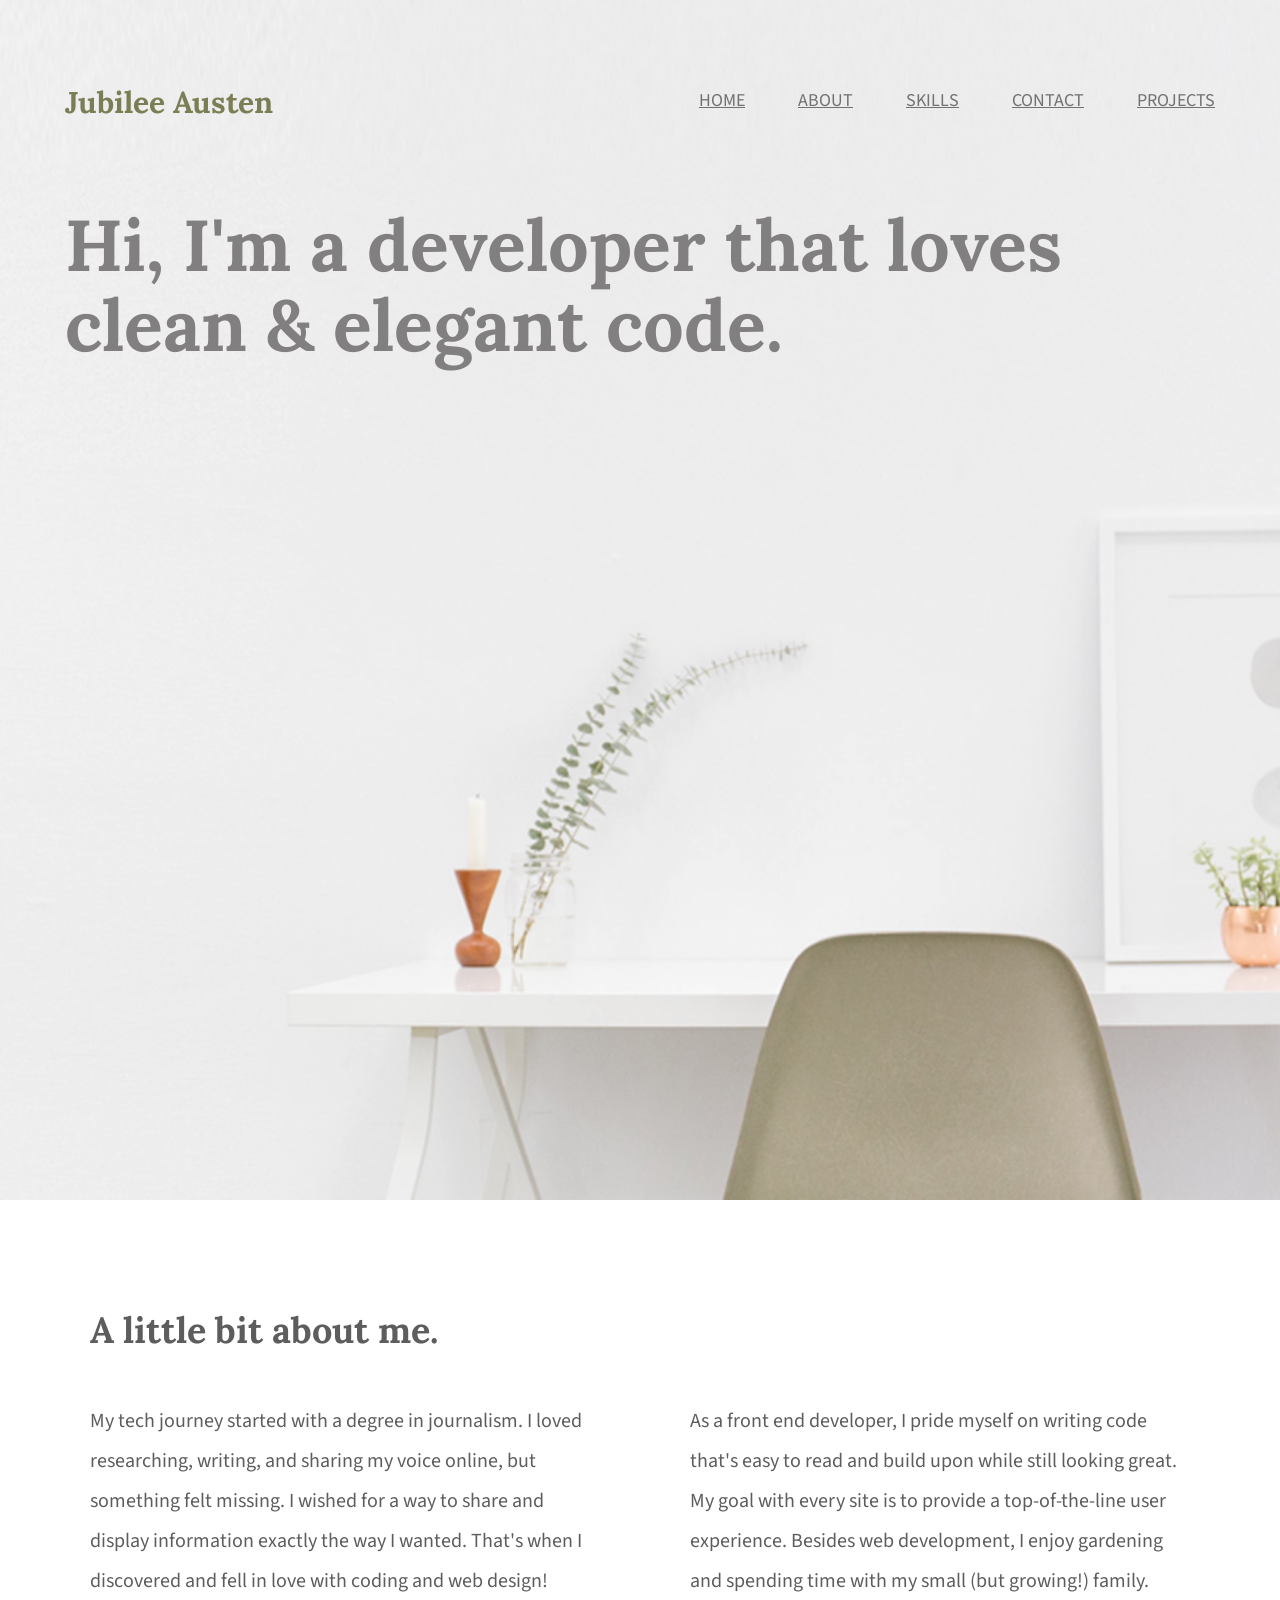
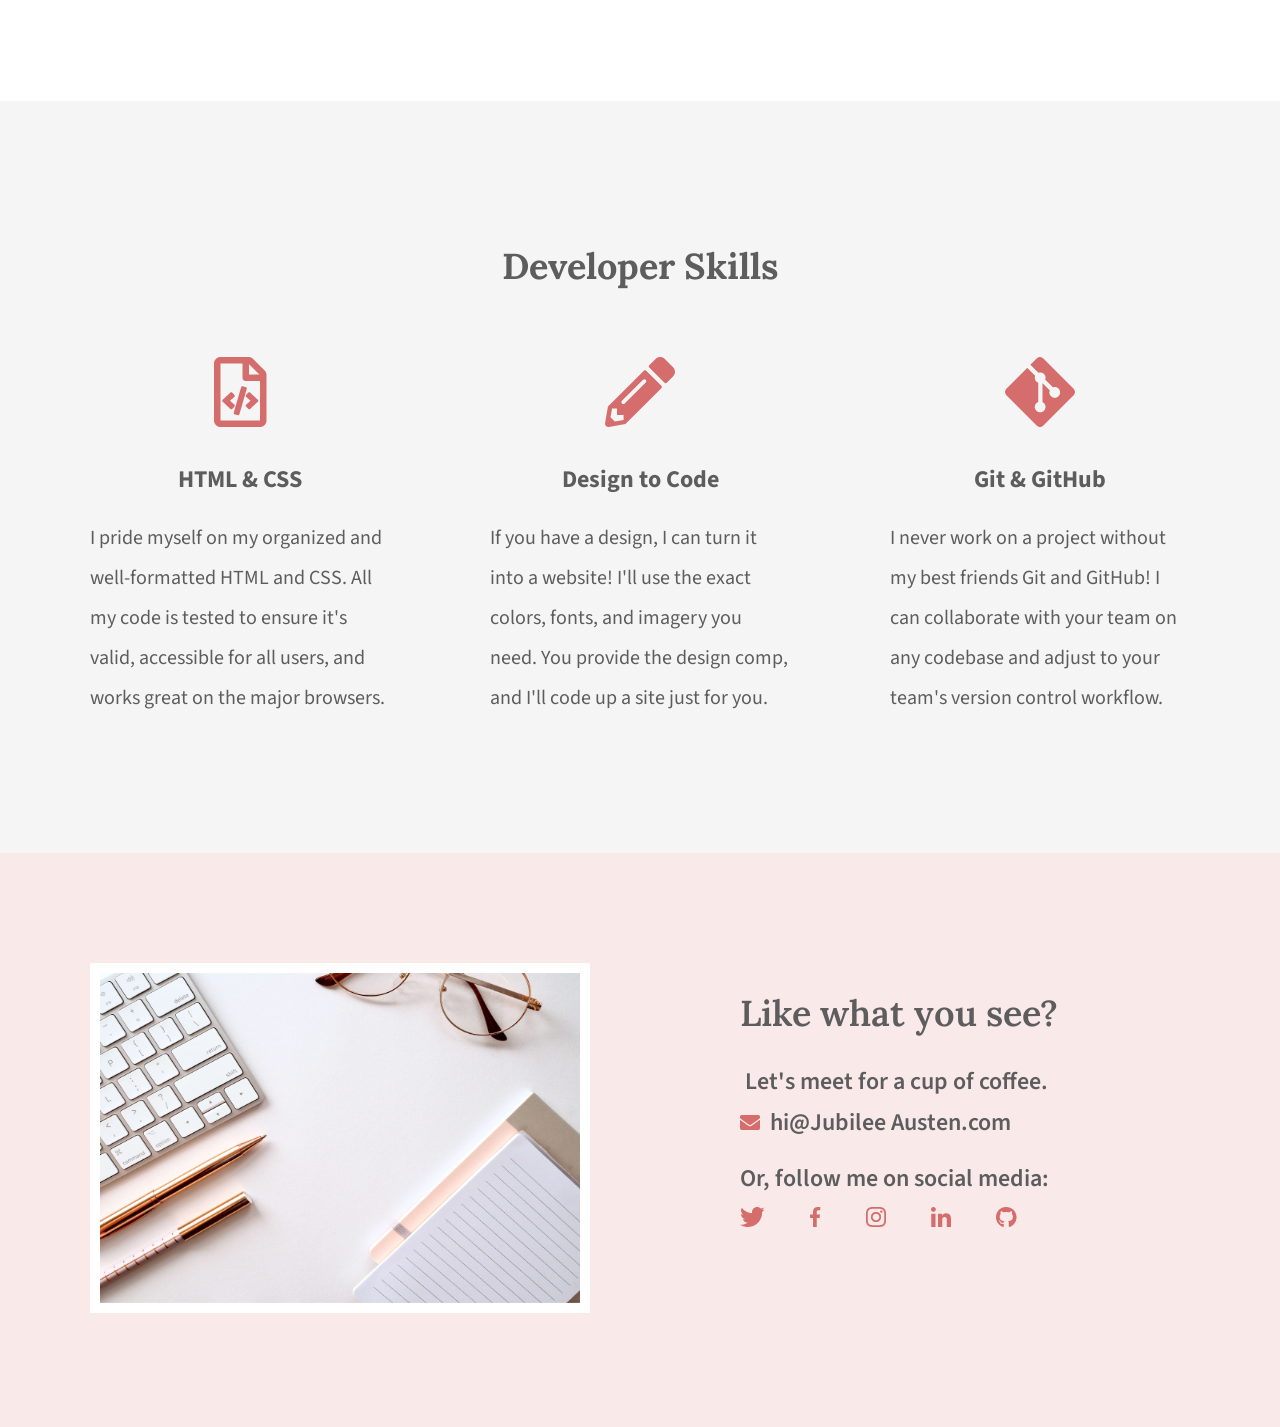
<file: index.html>
<!DOCTYPE html>
<html lang="en">

<head>
    <meta charset="UTF-8">

    <title>
        Jubilee Austen | Portfolio
    </title>

    <link rel="stylesheet" href="css/normalize.css">
    <link rel="stylesheet" href="css/main.css">

    <link rel="preconnect" href="https://fonts.googleapis.com">
    <link rel="preconnect" href="https://fonts.gstatic.com" crossorigin>
    <link
        href="https://fonts.googleapis.com/css2?family=Lora:ital,wght@0,400..700;1,400..700&family=Source+Sans+3:ital,wght@0,200..900;1,200..900&display=swap"
        rel="stylesheet">

</head>

<body>

    <header class="homepage-hero">

        <div class="content-wrapper">

            <h1>
                Jubilee Austen
            </h1>

            <nav>

                <ul>

                    <li>
                        <a href="#">home</a>
                    </li>

                    <li>
                        <a href="#about">about</a>
                    </li>

                    <li>
                        <a href="#skills">skills</a>
                    </li>

                    <li>
                        <a href="#contact">contact</a>
                    </li>

                    <li>
                        <a href="projects/index.html">projects</a>
                    </li>

                </ul>

            </nav>

            <h2>
                Hi, I'm a developer that loves clean & elegant code.
            </h2>

        </div>

    </header>

    <main>

        <section id="about">

            <div class="content-wrapper">

                <h2>
                    A little bit about me.
                </h2>

                <p>
                    My tech journey started with a degree in journalism. I loved researching, writing, and sharing my
                    voice online, but something felt missing. I wished for a way to share and display information
                    exactly the way I wanted. That's when I discovered and fell in love with coding and web design!
                </p>

                <p>
                    As a front end developer, I pride myself on writing code that's easy to read and build upon while
                    still looking great. My goal with every site is to provide a top-of-the-line user experience.
                    Besides web development, I enjoy gardening and spending time with my small (but growing!) family.
                </p>

            </div>

        </section>

        <section id="skills">

            <div class="content-wrapper">

                <h2>
                    Developer Skills
                </h2>

                <div class="skill-list">

                    <img src="img/html-icon.png" alt="Icon">

                    <h3>
                        HTML & CSS
                    </h3>

                    <p>
                        I pride myself on my organized and well-formatted HTML and CSS. All my code is tested to ensure
                        it's valid, accessible for all users, and works great on the major browsers.
                    </p>

                </div>

                <div class="skill-list">

                    <img src="img/pencil-icon.png" alt="Icon">

                    <h3>
                        Design to Code
                    </h3>

                    <p>
                        If you have a design, I can turn it into a website! I'll use the exact colors, fonts, and
                        imagery you need. You provide the design comp, and I'll code up a site just for you.
                    </p>

                </div>

                <div class="skill-list">

                    <img src="img/git-icon.png" alt="Icon">

                    <h3>
                        Git & GitHub
                    </h3>

                    <p>
                        I never work on a project without my best friends Git and GitHub! I can collaborate with your
                        team on any codebase and adjust to your team's version control workflow.
                    </p>

                </div>

            </div>

        </section>

    </main>

    <footer id="contact">

        <div class="content-wrapper">

            <div class="contact-image">

                <img id="contact-img" src="img/jess-bailey-q10VITrVYUM-unsplash.png" alt="keyboard, books, and pens on a white desk">

            </div>

            <div class="contact-info">

                <h2>
                    Like what you see?
                </h2>

                <h3 id="email-header">
                    Let's meet for a cup of coffee.
                </h3>

                <a href="mailto:hi@JubileeAusten.com">
                    <img id="envelope-icon" src="img/envelope.png" alt="icon">
                    hi@Jubilee Austen.com
                </a>

                <h3 id="social-media-header">
                    Or, follow me on social media:
                </h3>

                <ul>

                    <li>
                        <a href="https://x.com/"><img src="img/twitter.png" alt="twitter icon"></a>
                    </li>

                    <li>
                        <a href="https://facebook.com/"><img src="img/facebook.png" alt="twitter icon"></a>
                    </li>

                    <li>
                        <a href="https://instagram.com/"><img src="img/instagram.png" alt="twitter icon"></a>
                    </li>

                    <li>
                        <a href="https://linkedin.com/"><img src="img/linkedin.png" alt="twitter icon"></a>
                    </li>

                    <li>
                        <a href="https://github.com/"><img src="img/github.png" alt="twitter icon"></a>
                    </li>

                </ul>

            </div>

        </div>

    </footer>

</body>

</html>
</file>
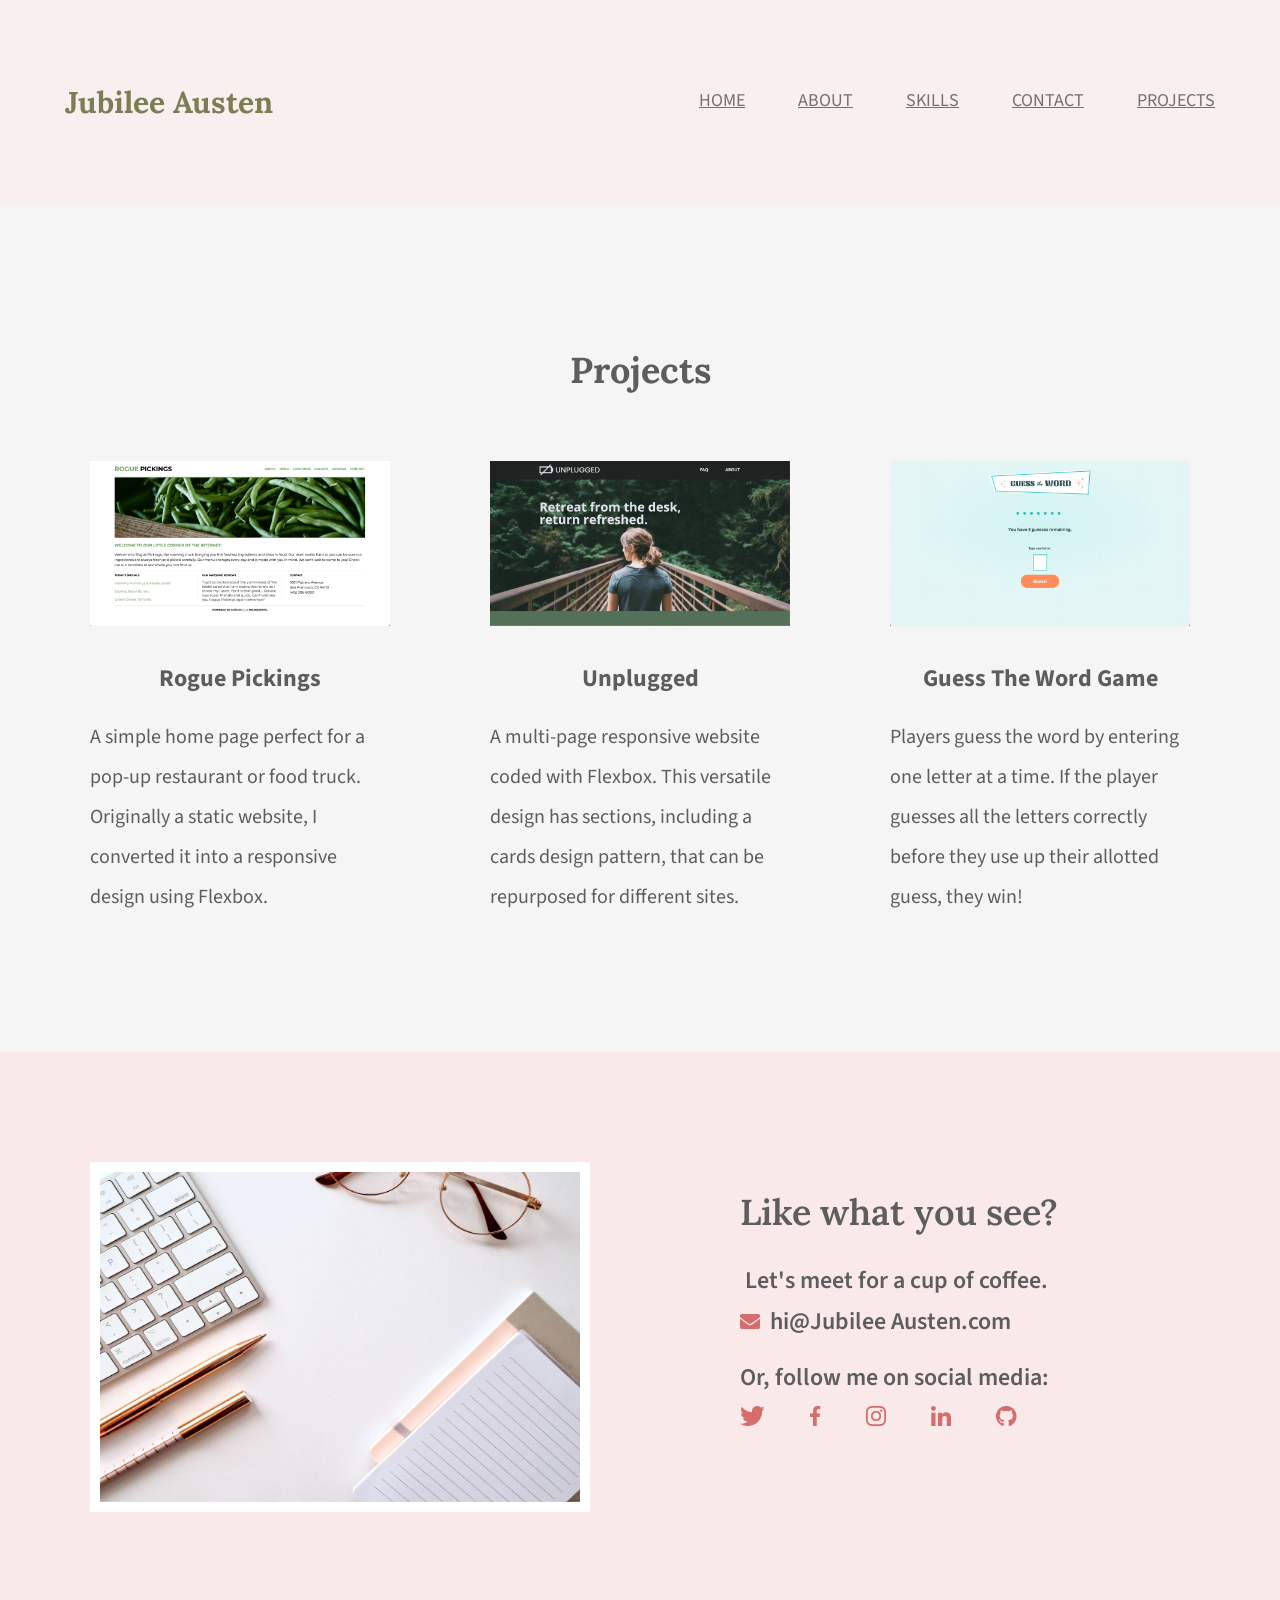
<file: projects/index.html>
<!DOCTYPE html>
<html lang="en">

<head>
    <meta charset="UTF-8">

    <title>
        Jubilee Austen | Projects
    </title>

    <link rel="stylesheet" href="../css/normalize.css">
    <link rel="stylesheet" href="../css/main.css">

    <link rel="preconnect" href="https://fonts.googleapis.com">
    <link rel="preconnect" href="https://fonts.gstatic.com" crossorigin>
    <link
        href="https://fonts.googleapis.com/css2?family=Lora:ital,wght@0,400..700;1,400..700&family=Source+Sans+3:ital,wght@0,200..900;1,200..900&display=swap"
        rel="stylesheet">

</head>

<body>

    <header class="projects-header">

        <div class="content-wrapper">

            <h1>
                Jubilee Austen
            </h1>

            <nav>

                <ul>

                    <li>
                        <a href="../index.html">home</a>
                    </li>

                    <li>
                        <a href="../index.html#about">about</a>
                    </li>

                    <li>
                        <a href="../index.html#skills">skills</a>
                    </li>

                    <li>
                        <a href="../index.html#contact">contact</a>
                    </li>

                    <li>
                        <a href="#">projects</a>
                    </li>

                </ul>

            </nav>

        </div>

    </header>

    <main>

        <section id="project-list">

            <div class="content-wrapper">

                <h2>
                    Projects
                </h2>

                <div class="project-item">

                    <a href="https://skillcrush.github.io/206-rogue_pickings/" target="_blank">
                        <img src="../img/rogue-pickings.png" alt="Icon">
                    </a>

                    <h3>
                        Rogue Pickings
                    </h3>

                    <p>
                        A simple home page perfect for a pop-up restaurant or food truck. Originally a static website, I
                        converted it into a responsive design using Flexbox.
                    </p>

                </div>

                <div class="project-item">

                    <a href="https://skillcrush.github.io/206-unplugged_retreat/" target="_blank">
                        <img src="../img/unplugged.png" alt="Icon">
                    </a>

                    <h3>
                        Unplugged
                    </h3>

                    <p>
                        A multi-page responsive website coded with Flexbox. This versatile design has sections,
                        including a cards design pattern, that can be repurposed for different sites.
                    </p>

                </div>

                <div class="project-item">

                    <a href="https://skillcrush.github.io/guess-the-word/" target="_blank">
                        <img src="../img/guess-the-word-game.png" alt="Icon">
                    </a>

                    <h3>
                        Guess The Word Game
                    </h3>

                    <p>
                        Players guess the word by entering one letter at a time. If the player guesses all the letters
                        correctly before they use up their allotted guess, they win!
                    </p>

                </div>

            </div>

        </section>

    </main>

    <footer id="contact">

        <div class="content-wrapper">

            <div class="contact-image">

                <img id="contact-img" src="../img/jess-bailey-q10VITrVYUM-unsplash.png"
                    alt="keyboard, books, and pens on a white desk">

            </div>

            <div class="contact-info">

                <h2>
                    Like what you see?
                </h2>

                <h3 id="email-header">
                    Let's meet for a cup of coffee.
                </h3>

                <a href="mailto:hi@JubileeAusten.com">
                    <img id="envelope-icon" src="../img/envelope.png" alt="icon">
                    hi@Jubilee Austen.com
                </a>

                <h3 id="social-media-header">
                    Or, follow me on social media:
                </h3>

                <ul>

                    <li>
                        <a href="https://x.com/"><img src="../img/twitter.png" alt="twitter icon"></a>
                    </li>

                    <li>
                        <a href="https://facebook.com/"><img src="../img/facebook.png" alt="twitter icon"></a>
                    </li>

                    <li>
                        <a href="https://instagram.com/"><img src="../img/instagram.png" alt="twitter icon"></a>
                    </li>

                    <li>
                        <a href="https://linkedin.com/"><img src="../img/linkedin.png" alt="twitter icon"></a>
                    </li>

                    <li>
                        <a href="https://github.com/"><img src="../img/github.png" alt="twitter icon"></a>
                    </li>

                </ul>

            </div>

        </div>

    </footer>

</body>

</html>
</file>
<file: css/main.css>
/****** Global Styles ******/

html {
    /***background-color: rgb(186, 186, 186);***/
}

body {
    font-family: 'source sans 3', sans-serif;
    color: #5e5d5e;
}

.content-wrapper {
    width: 1200px;
    margin: 0 auto;
    overflow: auto;
}


/****** Header Styles ******/

.homepage-hero {
    background: #5e5d5e url("../img/full-background.png") no-repeat center;
    background-size: cover;
    height: 1200px;
}

header h1 {
    width: 300px;
    float: left;
    font-size: 30px;
    font-family: 'lora', serif;
    padding: 65px 0 65px 25px;
    color: #7B7E54;
}

header nav {
    width: 800px;
    float: right;
    text-align: right;
    padding: 75px 25px 75px 0;
}

header nav ul li {
    display: inline-block;
}

header nav ul li a {
    text-transform: uppercase;
    color: #727172;
    font-size: 18px;
    padding-left: 50px;
}

header h2 {
    width: 1000px;
    clear: both;
    font-family: 'lora', serif;
    font-size: 72px;
    line-height: 80px;
    color: #817F80;
    padding-left: 25px;
}

/****** About Styles ******/

#about .content-wrapper {
    padding: 80px 0;
}

#about h2 {
    font-family: 'lora', serif;
    font-size: 36px;
    padding-left: 50px;
}

#about p {
    float: left;
    width: 500px;
    font-size: 20px;
    line-height: 40px;
    padding: 0 50px;
}

/****** Skill Styles ******/

#skills {
    background-color: #f5f5f5;
    text-align: center;
}

#skills .content-wrapper {
    padding: 115px 0px;
}

.skill-list {
    float: left;
    width: 300px;
    padding: 40px 50px 0;
}

#skills h2 {
    font-family: 'lora', serif;
    font-size: 36px;
}

.skill-list h3 {
    font-size: 24px;
    line-height: 36px;
    margin: 30px 0 20px;
}

.skill-list p {
    font-size: 20px;
    line-height: 40px;
    text-align: left;
}


/****** Contact Styles ******/

#contact {
    background-color: #f9e9e9;
}

#contact .content-wrapper {
    padding: 110px 0;
}

.contact-image {
    float: left;
    width: 600px;
}

#contact-img {
    width: 500px;
    height: 350px;
    border: 10px solid white;
    box-sizing: border-box;
    margin: 0 50px;
}

.contact-info {
    float: left;
    padding-left: 100px;
    box-sizing: border-box;
}

.contact-info h2 {
    font-family: 'lora', serif;
    font-size: 36px;
    font-weight: 600;
    margin: 30px 0;
}

.contact-info h3 {
    font-weight: 600;
    font-size: 24px;
    line-height: 36px;
    
}

#email-header {
    margin: 5px;
}

#social-media-header {
    margin: 20px 0 5px 0;
}

#envelope-icon {
    margin-right: 5px;
}

.contact-info a {
    color: #5e5d5e;
    font-size: 24px;
    line-height: 36px;
    text-decoration: none;
    font-weight: 600;
}

.contact-info ul {
    margin: 0;
    padding: 0;
}

.contact-info ul li {
    float: left;
    list-style-type: none;
}

#contact ul img {
    padding-right: 45px;
}


/***** Projects Page Styles *****/

.projects-header {
    background-color: #f9efef;
}

#project-list {
    background-color: #f5f5f5;
    text-align: center;
}

#project-list .content-wrapper {
    padding: 115px 0px;
}

.project-item {
    float: left;
    width: 300px;
    padding: 40px 50px 0;
}

#project-list h2 {
    font-family: 'lora', serif;
    font-size: 36px;
}

.project-item h3 {
    font-size: 24px;
    line-height: 36px;
    margin: 30px 0 20px;
}

.project-item p {
    font-size: 20px;
    line-height: 40px;
    text-align: left;
}

.project-item a img {
    width: 300px;
}
</file>
